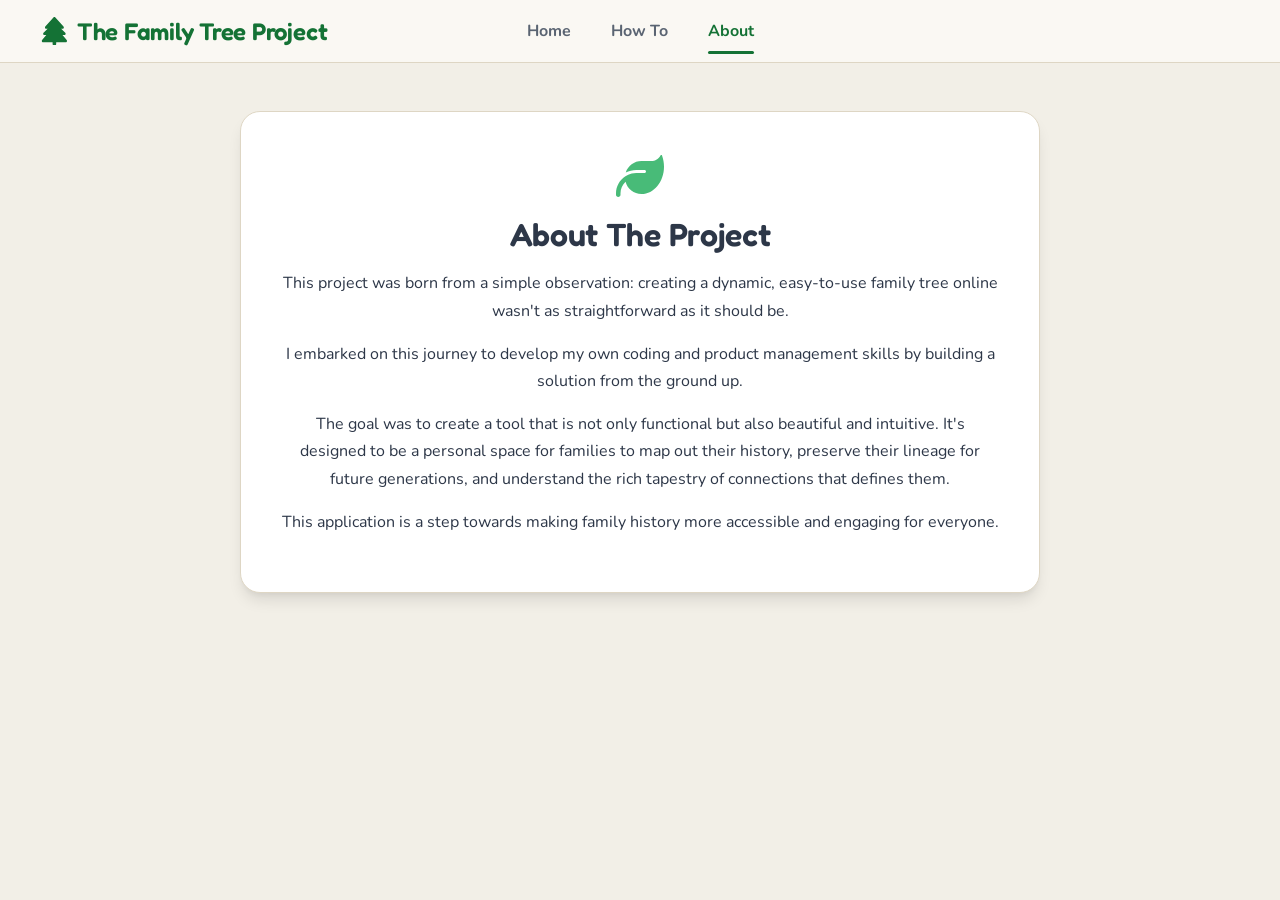
<file: about.html>
<!DOCTYPE html>
<html lang="en">
<head>
    <meta charset="UTF-8">
    <meta name="viewport" content="width=device-width, initial-scale=1.0">
    <title>About - The Family Tree Project</title>
    <link rel="stylesheet" href="css/style.css">
    <link rel="preconnect" href="https://fonts.googleapis.com">
    <link rel="preconnect" href="https://fonts.gstatic.com" crossorigin>
    <link href="https://fonts.googleapis.com/css2?family=Nunito:wght@400;600;700&family=Fredoka:wght@500;600&display=swap" rel="stylesheet">
</head>
<body class="static-page">
    <div class="leaves-container"></div>
    <header class="app-header">
        <div class="header-left">
             <a href="index.html" class="logo">
                <svg class="icon" aria-hidden="true"><use href="assets/icons.svg#tree"></use></svg>
                <span>The Family Tree Project</span>
            </a>
        </div>
        <nav class="main-nav">
            <a href="index.html">Home</a>
            <a href="how-to.html">How To</a>
            <a href="about.html" class="active">About</a>
        </nav>
        <div class="header-actions" style="visibility: hidden;"></div>
    </header>

    <main class="content-container about-container">
        <svg class="icon about-icon" aria-hidden="true"><use href="assets/icons.svg#leaf"></use></svg>
        <h1>About The Project</h1>
            <p>This project was born from a simple observation: creating a dynamic, easy-to-use family tree online wasn't as straightforward as it should be. </p>
            <p>I embarked on this journey to develop my own coding and product management skills by building a solution from the ground up. </p>
            <p>The goal was to create a tool that is not only functional but also beautiful and intuitive. It's designed to be a personal space for families to map out their history, preserve their lineage for future generations, and understand the rich tapestry of connections that defines them.</p>
            <p>This application is a step towards making family history more accessible and engaging for everyone.</p>
    </main>
</body>
</html>
</file>
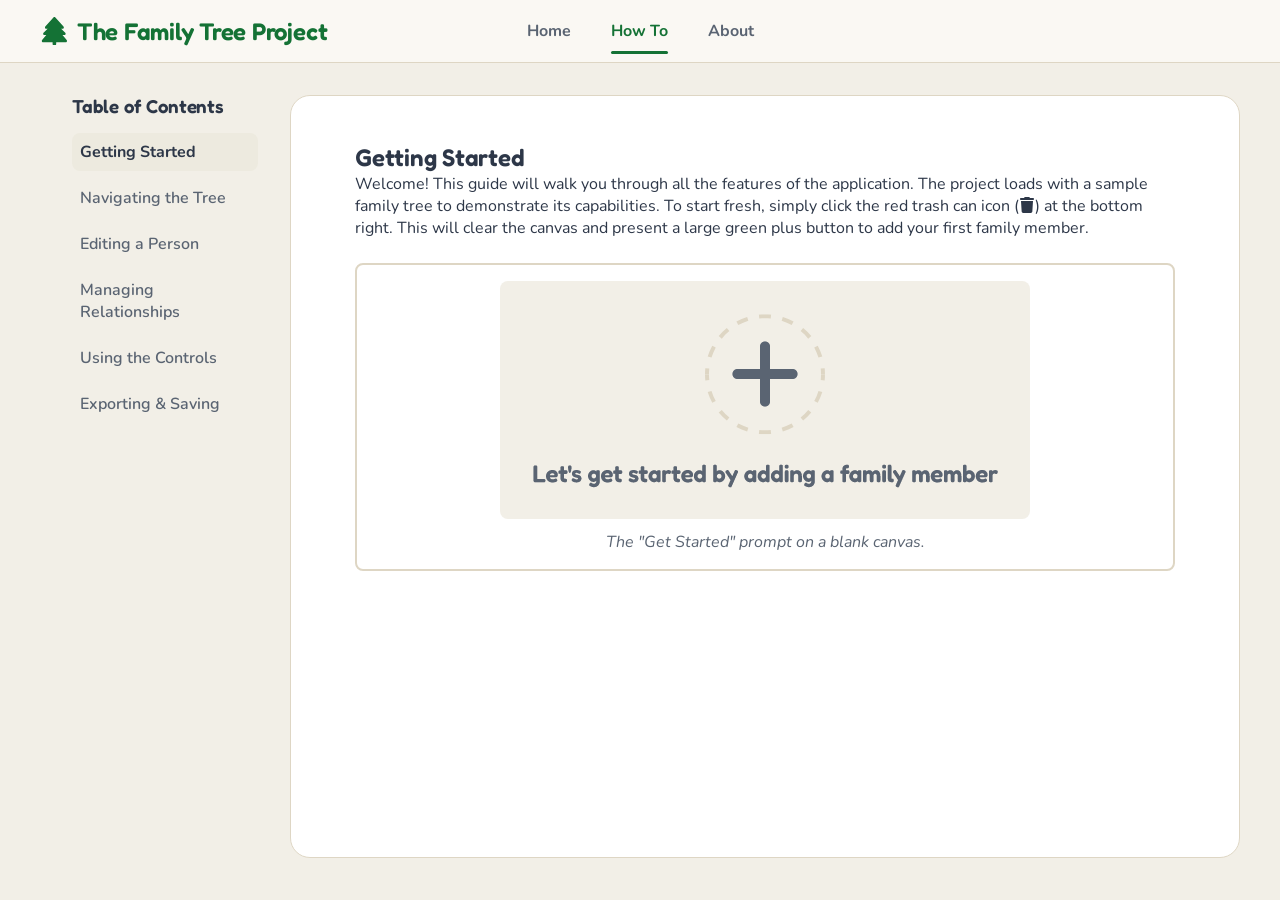
<file: how-to.html>
<!DOCTYPE html>
<html lang="en">
<head>
    <meta charset="UTF-8">
    <meta name="viewport" content="width=device-width, initial-scale=1.0">
    <title>How To - The Family Tree Project</title>
    <link rel="stylesheet" href="css/style.css">
    <link rel="preconnect" href="https://fonts.googleapis.com">
    <link rel="preconnect" href="https://fonts.gstatic.com" crossorigin>
    <link href="https://fonts.googleapis.com/css2?family=Nunito:wght@400;600;700&family=Fredoka:wght@500;600&display=swap" rel="stylesheet">
</head>
<body class="static-page">
    <div class="leaves-container"></div>
    <header class="app-header">
         <div class="header-left">
             <a href="index.html" class="logo">
                <svg class="icon" aria-hidden="true"><use href="assets/icons.svg#tree"></use></svg>
                <span>The Family Tree Project</span>
            </a>
        </div>
        <nav class="main-nav">
            <a href="index.html">Home</a>
            <a href="how-to.html" class="active">How To</a>
            <a href="about.html">About</a>
        </nav>
        <div class="header-actions" style="visibility: hidden;"></div>
    </header>

    <div class="doc-layout">
        <aside class="doc-sidebar">
            <h3>Table of Contents</h3>
            <nav id="toc-nav">
                <a href="#getting-started" class="active">Getting Started</a>
                <a href="#navigating">Navigating the Tree</a>
                <a href="#editing-members">Editing a Person</a>
                <a href="#managing-relationships">Managing Relationships</a>
                <a href="#using-controls">Using the Controls</a>
                <a href="#exporting">Exporting & Saving</a>
            </nav>
        </aside>
    
        <main class="doc-content">
            <section id="getting-started" class="doc-section">
                <h2>Getting Started</h2>
                <p>Welcome! This guide will walk you through all the features of the application. The project loads with a sample family tree to demonstrate its capabilities. To start fresh, simply click the red trash can icon (<svg class="icon" aria-hidden="true"><use href="assets/icons.svg#trash"></use></svg>) at the bottom right. This will clear the canvas and present a large green plus button to add your first family member.</p>
                <figure class="image-placeholder-wrapper">
                    <img class="image-placeholder" src="assets/HowTo/GettingStarted.png" alt="Getting Started">
                    <figcaption>The "Get Started" prompt on a blank canvas.</figcaption>
                </figure>
            </section>

            <section id="navigating" class="doc-section">
                <h2>Navigating the Tree</h2>
                <p>Your family tree is an interactive canvas. You can move around it easily:</p>
                <ul>
                    <li><strong>Pan:</strong> Click and drag on any empty space on the background to move the entire tree around.</li>
                    <li><strong>Zoom:</strong> Use the <strong>+/-</strong> buttons in the bottom-right corner to zoom in and out. You can also use your mouse wheel for more precise control.</li>
                    <li><strong>Reset View:</strong> Click the circular arrow button (<svg class="icon" aria-hidden="true"><use href="assets/icons.svg#arrows-rotate"></use></svg>) to reset the zoom, position, and any active filters to the default state.</li>
                    <li><strong>Fullscreen:</strong> Use the expand icon (<svg class="icon" aria-hidden="true"><use href="assets/icons.svg#expand"></use></svg>) to enter a distraction-free fullscreen mode.</li>
                </ul>
                <figure class="image-placeholder-wrapper">
                    <img class="image-placeholder" src="assets/HowTo/Navigating.png" alt="Navigating">
                    <figcaption>The main canvas view with the UI controls highlighted in the bottom right.</figcaption>
                </figure>
            </section>

            <section id="editing-members" class="doc-section">
                <h2>Editing a Person</h2>
                <p>Each person on the tree is represented by a card. To edit someone's details:</p>
                <ul>
                    <li><strong>Open the Editor:</strong> Simply <strong>double-click</strong> on any person's card.</li>
                    <li><strong>Update Information:</strong> In the pop-up window, you can change their name, their personal **Relationship Status** (e.g., Single, Married), assign their **Relationship Role** (e.g., Son, Mother), and set their **Generation Number**.</li>
                    <li><strong>Generation Number:</strong> This number (e.g., 0 for the oldest generation, 1 for their children, etc.) is crucial for positioning them correctly in the tree's hierarchy.</li>
                    <li><strong>Change Photo & Add Tags:</strong> You can also upload a photo and add descriptive tags to categorize people.</li>
                </ul>
                <figure class="image-placeholder-wrapper">
                    <img class="image-placeholder" src="assets/HowTo/Editing.png" alt="Editing">
                    <figcaption>The member edit modal showing all available fields.</figcaption>
                </figure>
            </section>
            
            <section id="managing-relationships" class="doc-section">
                <h2>Managing Relationships</h2>
                <p>Connections are managed in the Controls sidebar. This is where you define how two people are linked.</p>
                <ul>
                    <li><strong>Create a Link:</strong> In the "Relationship Manager," select two people from the dropdowns. Then, define the connection using the options for **Link**, **Type**, and **Status**. You can also add an optional **Note**.</li>
                    <li><strong>Important for Parent Links:</strong> For "Parent" links to work correctly, ensure the parent and child have different Generation Numbers set on their cards first. The application will prevent you from linking two people in the same generation as a parent and child.</li>
                    <li><strong>Edit/Delete:</strong> Existing relationships are listed below the form. Use the pencil (<svg class="icon" aria-hidden="true"><use href="assets/icons.svg#pencil"></use></svg>) to edit the link's details in a pop-up, or the trash (<svg class="icon" aria-hidden="true"><use href="assets/icons.svg#trash"></use></svg>) icon to remove the connection entirely.</li>
                </ul>
                <figure class="image-placeholder-wrapper">
                    <img class="image-placeholder" src="assets/HowTo/Relationships.png" alt="Relationships">
                    <figcaption>The Relationship Manager section in the Controls sidebar.</figcaption>
                </figure>
            </section>
            
            <section id="using-controls" class="doc-section">
                <h2>Using the Controls</h2>
                <p>The "Controls" button (<svg class="icon" aria-hidden="true"><use href="assets/icons.svg#bars"></use></svg>) in the header opens the sidebar with powerful tools:</p>
                <ul>
                    <li><strong>Focus Search:</strong> The search bar in the main menu lets you quickly find and center the view on a specific person.</li>
                    <li><strong>Filters:</strong> Use the dropdowns to filter your tree by a person's Role, their Status, the type of Links connecting them, or by a specific Tag.</li>
                    <li><strong>View Options:</strong> Use the toggle switches to independently show or hide deceased members, the connection lines, the roles on the cards, and the notes on the lines. A legend is provided to explain the color coding.</li>
                </ul>
                <figure class="image-placeholder-wrapper">
                    <img class="image-placeholder" src="assets/HowTo/Controls.png" alt="Controls">
                    <figcaption>The various filter and view options available in the sidebar.</figcaption>
                </figure>
            </section>

            <section id="exporting" class="doc-section">
                <h2>Exporting & Saving</h2>
                <p>You can save and share your work using the "Data Management" section in the Controls sidebar.</p>
                <ul>
                    <li><strong>Import JSON:</strong> Load a previously saved family tree from a JSON file to continue your work.</li>
                    <li><strong>Export Options:</strong> Save your tree in various formats. **JSON** is recommended for backing up and re-importing your data. PNG, PDF, and SVG create visual snapshots for printing or sharing. CSV exports the raw data to a spreadsheet.</li>
                </ul>
                <figure class="image-placeholder-wrapper">
                    <img class="image-placeholder" src="assets/HowTo/Export.png" alt="Export Options">
                    <figcaption>The "Export Options" dropdown menu in the Controls sidebar.</figcaption>
                </figure>
            </section>
        </main>
    </div>

    <script>
        document.addEventListener('DOMContentLoaded', () => {
            const navLinks = document.querySelectorAll('#toc-nav a');
            const sections = document.querySelectorAll('.doc-section');

            function showSection(targetId) {
                sections.forEach(section => section.classList.remove('is-active'));
                navLinks.forEach(link => link.classList.remove('active'));
                
                const targetSection = document.querySelector(targetId);
                if (targetSection) {
                    targetSection.classList.add('is-active');
                }
                
                const activeLink = document.querySelector(`#toc-nav a[href="${targetId}"]`);
                if(activeLink) {
                    activeLink.classList.add('active');
                }
            }

            navLinks.forEach(anchor => {
                anchor.addEventListener('click', function (e) {
                    e.preventDefault();
                    showSection(this.getAttribute('href'));
                });
            });

            // Show the first section by default on page load
            showSection('#getting-started');
        });
    </script>
</body>
</html>
</file>
<file: css/style.css>
/* CSS Custom Properties (Variables) for Theming.
   Every colour in the app is declared here. No colour literal belongs in a rule below. */
:root {
    /* Type: Nunito carries the body, Fredoka carries the headings */
    --font-family: 'Nunito', sans-serif;
    --font-display: 'Fredoka', 'Nunito', sans-serif;

    /* Accents. Each one carries meaning (a relationship type, a state) rather than decoration. */
    --green-light: #48bb78;
    --green-dark: #22c55e;
    /* Deep green: green as *text* on a light surface, and the pressed state of a green fill.
       --green-dark is too pale to read as text on cream (2.2:1); this is 5.0:1 or better. */
    --green-deep: #147235;
    --brown: #8b4513;
    --orange: #ed8936;
    --blue: #4299e1;
    --teal: #38b2ac;
    --danger: #d92d2d;
    --danger-hover: #b52626;

    /* Tag palette, read from JS by getTagColor() in js/main.js */
    --tag-default: var(--blue);
    --tag-military: var(--orange);
    --tag-artist: #9f7aea;
    --tag-entrepreneur: var(--teal);
    --tag-education: var(--green-light);
    --tag-healthcare: #f56565;
    --tag-craftsman: var(--brown);
    --tag-tech: #3182ce;

    /* Text */
    --text-dark: #2d3748;
    --text-light: #5a6472;

    /* Surfaces, lightest last. Depth comes from stacking these behind hairline
       borders, not from blur, glow or a gradient. */
    --bg-app: #f2efe7;
    --bg-main: #faf8f3;
    --bg-card: #ffffff;
    --bg-hover: #edeadf;
    --border-color: #ded6c4;
    --overlay-tint: rgba(0, 0, 0, 0.05);

    --shadow-md: 0 4px 6px -1px rgba(0, 0, 0, 0.1), 0 2px 4px -1px rgba(0, 0, 0, 0.06);
    --shadow-lg: 0 10px 15px -3px rgba(0, 0, 0, 0.1), 0 4px 6px -2px rgba(0, 0, 0, 0.05);
    --focus-ring: 0 0 0 3px rgba(20, 114, 53, 0.25);
    --border-radius-card: 20px;
    --border-radius-ui: 8px;
}

/* Base & Reset Styles */
*, *::before, *::after { box-sizing: border-box; margin: 0; padding: 0; }
html, body { height: 100%; overflow: hidden; font-family: var(--font-family); color: var(--text-dark); }
/* The ground colour lives on <html> alone. Body must stay transparent: it is painted after
   negative-z-index children, so a background here would hide the .leaves-container layer. */
html { background-color: var(--bg-app); }
body { display: flex; flex-direction: column; }

/* Typography: headings take the display face, body text stays Nunito.
   Hierarchy comes from face, weight and tracking rather than from colour. */
h1, h2, h3, h4, .logo, .modal-title, .member-name { font-family: var(--font-display); letter-spacing: -0.01em; }
h1, h2, h3, h4 { font-weight: 600; line-height: 1.2; }

/* Floating Leaves Animation */
.leaves-container { position: fixed; top: 0; left: 0; width: 100%; height: 100%; pointer-events: none; z-index: -1; overflow: hidden; }
.leaf { position: absolute; width: 30px; height: 30px; background-image: url('../assets/leaf.svg'); background-size: contain; animation: fall linear infinite; }
@keyframes fall {
    0% { transform: translateY(-10vh) rotateZ(0deg); opacity: 1; }
    100% { transform: translateY(110vh) rotateZ(720deg); opacity: 0; }
}

/* Main Application Layout */
.app-container { display: flex; flex-direction: column; height: 100%; width: 100%; }

/* Header & Navigation */
/* Opaque chrome surface one step lighter than the app ground, separated by a hairline.
   No blur and no drop shadow: the tonal step plus the border is the whole depth cue. */
.app-header { flex-shrink: 0; position: sticky; top: 0; z-index: 1000; display: flex; justify-content: space-between; align-items: center; gap: 1rem; padding: 0.75rem 1.5rem; background-color: var(--bg-main); border-bottom: 1px solid var(--border-color); }
.header-left { display: flex; align-items: center; gap: 0.5rem; flex: 1; }
.logo { display: flex; align-items: center; gap: 0.5rem; font-size: 1.5rem; font-weight: 600; color: var(--green-deep); text-decoration: none; margin-left: 1rem; flex-shrink: 0; }
/* Inline SVG icon subset (assets/icons.svg), swapped in for Font Awesome's icon font.
   width/height: 1em mimics icon-font sizing so it scales with the surrounding font-size. */
.icon { width: 1em; height: 1em; fill: currentColor; vertical-align: -0.125em; flex-shrink: 0; }
.logo .icon { font-size: 1.8rem; }
.logo-text { white-space: nowrap; margin: 0; font: inherit; color: inherit; }
.main-nav { display: flex; justify-content: center; gap: 0.5rem; position: relative; flex: 2; }
.main-nav a { padding: 0.5rem 1rem; text-decoration: none; color: var(--text-light); font-weight: 700; border-radius: var(--border-radius-ui); transition: all 0.3s ease; position: relative; }
.main-nav a:hover { color: var(--text-dark); background-color: var(--bg-hover); }
.main-nav a.active { color: var(--green-deep); }
.main-nav a.active::after { content: ''; position: absolute; bottom: -4px; left: 1rem; right: 1rem; height: 3px; background-color: var(--green-deep); border-radius: 2px; animation: slide-in 0.3s ease-out; }
@keyframes slide-in { from { width: 0; left: 50%; } to { width: calc(100% - 2rem); left: 1rem; } }
.header-actions { display: flex; align-items: center; gap: 1rem; justify-content: flex-end; flex: 1; }
.search-container { position: relative; display: flex; align-items: center; }
.search-container .icon { position: absolute; left: 10px; color: var(--text-light); pointer-events: none; }
.search-container input { background-color: var(--bg-card); border: 1px solid var(--border-color); border-radius: var(--border-radius-ui); outline: none; padding: 0.5rem 0.5rem 0.5rem 2.2rem; font-family: var(--font-family); font-size: 1rem; width: 250px; transition: all 0.3s; }
.search-container input:focus { border-color: var(--green-deep); background-color: var(--bg-card); box-shadow: var(--focus-ring); }

/* Controls Sidebar */
.controls-sidebar { position: fixed; top: 0; left: 0; height: 100%; width: 320px; background: var(--bg-main); border-right: 1px solid var(--border-color); box-shadow: var(--shadow-lg); z-index: 2000; transform: translateX(-100%); transition: transform 0.4s cubic-bezier(0.25, 0.8, 0.25, 1); display: flex; flex-direction: column; }
.controls-sidebar.is-open { transform: translateX(0); }
.sidebar-header { display: flex; justify-content: space-between; align-items: center; padding: 1rem 1.5rem; border-bottom: 1px solid var(--border-color); flex-shrink: 0; }
.sidebar-header h3 { font-size: 1.25rem; }
.sidebar-content { padding: 1.5rem; overflow-y: auto; display: flex; flex-direction: column; gap: 2rem; }
.control-section { display: flex; flex-direction: column; gap: 1rem; }
.control-title { font-size: 0.9rem; font-weight: 700; color: var(--text-light); text-transform: uppercase; letter-spacing: 0.05em; border-bottom: 2px solid var(--border-color); padding-bottom: 0.5rem; }
.filter-group { display: flex; flex-direction: column; gap: 0.5rem; }
.filter-group label { font-weight: 600; font-size: 0.9rem; }
.filter-group select, .filter-group input, .filter-group textarea { width: 100%; padding: 0.75rem; border-radius: var(--border-radius-ui); border: 1px solid var(--border-color); background-color: var(--bg-card); font-family: var(--font-family); font-size: 1rem;}
.filter-group textarea { resize: vertical; }
.sidebar-content .btn, .sidebar-content .dropdown-btn { width: 100%; justify-content: center; padding: 0.75rem; }
.dropdown { position: relative; width: 100%; }
.dropdown-btn { display: flex; justify-content: space-between; align-items: center; }
.dropdown-content { display: block; position: absolute; background-color: var(--bg-card); border: 1px solid var(--border-color); width: 100%; box-shadow: var(--shadow-lg); z-index: 10; border-radius: var(--border-radius-ui); overflow: hidden; padding: 0.5rem 0; margin-top: 0.25rem; opacity: 0; transform: translateY(10px); pointer-events: none; transition: opacity 0.2s ease-out, transform 0.2s ease-out; }
.dropdown.is-active .dropdown-content { opacity: 1; transform: translateY(0); pointer-events: auto; }
.dropdown-content a { color: var(--text-dark); padding: 0.75rem 1rem; text-decoration: none; display: flex; align-items: center; gap: 0.75rem; font-size: 0.9rem; font-weight: 600;}
.dropdown-content a:hover { background-color: var(--bg-hover); }

/* Toggle Switch UI */
.toggle-group { display: flex; align-items: center; justify-content: space-between; gap: 0.75rem; }
.toggle-group label { font-weight: 600; font-size: 0.9rem; }
.toggle-switch { position: relative; display: inline-block; width: 50px; height: 28px; flex-shrink: 0; }
.toggle-switch input { opacity: 0; width: 0; height: 0; }
.slider { position: absolute; cursor: pointer; top: 0; left: 0; right: 0; bottom: 0; background-color: #ccc; border-radius: 28px; transition: .4s; }
.slider:before { position: absolute; content: ""; height: 20px; width: 20px; left: 4px; bottom: 4px; background-color: white; border-radius: 50%; transition: .4s; }
input:checked + .slider { background-color: var(--green-dark); }
input:checked + .slider:before { transform: translateX(22px); }

/* Main Canvas & Tree */
.main-canvas { flex-grow: 1; position: relative; overflow: auto; cursor: grab; touch-action: none; }
.main-canvas:active { cursor: grabbing; }
.tree-container { position: relative; padding: 5rem; min-width: 100%; min-height: 100%; transform-origin: 0 0; transition: transform 0.3s ease; }
.tree-layout { display: flex; flex-direction: column; align-items: center; gap: 120px; }
.generation { display: flex; justify-content: center; align-items: center; gap: 60px; position: relative; }

/* Empty State Message */
#empty-state-message { display: none; position: absolute; top: 50%; left: 50%; transform: translate(-50%, -50%); text-align: center; color: var(--text-light); cursor: pointer; transition: color 0.3s ease; padding: 2rem; }
#empty-state-message:hover { color: var(--green-deep); }
#empty-state-message .icon-circle { font-size: 5rem; border: 4px dashed var(--border-color); border-radius: 50%; width: 120px; height: 120px; display: flex; align-items: center; justify-content: center; margin: 0 auto 1.5rem; transition: all 0.3s ease; }
#empty-state-message:hover .icon-circle { border-color: var(--green-deep); transform: scale(1.05); }

/* Member Card */
.member-card { position: relative; width: min(280px, calc(100vw - 2rem)); background: var(--bg-card); border-radius: var(--border-radius-card); box-shadow: var(--shadow-md); padding: 1.5rem; text-align: center; cursor: pointer; transition: all 0.3s cubic-bezier(0.25, 0.8, 0.25, 1); border: 2px solid transparent; }
.member-card:hover { transform: translateY(-8px); box-shadow: var(--shadow-lg); border-color: var(--green-light); }
.member-avatar { width: 90px; height: 90px; border-radius: 50%; margin: -65px auto 1rem; border: 5px solid var(--bg-card); background: linear-gradient(135deg, var(--green-light), var(--blue)); display: flex; align-items: center; justify-content: center; font-size: 2.5rem; font-weight: 700; color: white; overflow: hidden; box-shadow: var(--shadow-md); }
.member-avatar img { width: 100%; height: 100%; object-fit: cover; }
.member-name { font-size: 1.25rem; font-weight: 700; margin-bottom: 0.25rem; }
.member-relationship { font-size: 0.9rem; color: var(--green-deep); font-weight: 600; margin-bottom: 0.75rem; }
.member-details { font-size: 0.85rem; color: var(--text-light); margin-bottom: 1rem; line-height: 1.4; }
.member-tags { display: flex; flex-wrap: wrap; justify-content: center; gap: 0.5rem; margin-top: 1rem; }
/* background-color is set inline by getTagColor(); this is the fallback for an unknown tag. */
.tag { padding: 0.2rem 0.6rem; font-size: 0.75rem; font-weight: 600; border-radius: 99px; color: white; background-color: var(--tag-default); }
.edit-button { position: absolute; top: 10px; right: 10px; width: 30px; height: 30px; border-radius: 50%; background-color: var(--bg-hover); border: none; color: var(--text-light); cursor: pointer; display: flex; align-items: center; justify-content: center; opacity: 0; transition: opacity 0.2s; }
.member-card:hover .edit-button { opacity: 1; }

/* Connections & Relationship Notes */
#tree-connections { position: absolute; top: 0; left: 0; width: 100%; height: 100%; pointer-events: none; overflow: visible; }
#tree-connections path { fill: none; stroke-linecap: round; }
#tree-connections path.Spouse { stroke: var(--orange); stroke-width: 2.5px; stroke-dasharray: 1, 5; }
#tree-connections path.Partner { stroke: var(--teal); stroke-width: 2.5px; stroke-dasharray: 8, 3, 1, 3; }
#tree-connections path.Parent { stroke: var(--green-dark); stroke-width: 3px; }
#tree-connections path.Sibling { stroke: var(--blue); stroke-width: 2px; stroke-dasharray: 6, 4; }
#connection-annotations { position: absolute; top: 0; left: 0; width: 100%; height: 100%; z-index: 5; pointer-events: none; }
.connection-note { position: absolute; transform: translate(-50%, -50%); background: var(--brown); color: white; padding: 0.3rem 0.8rem; font-size: 0.8rem; font-weight: 600; border-radius: var(--border-radius-ui); box-shadow: var(--shadow-md); white-space: nowrap; cursor: pointer; pointer-events: all; transition: transform 0.2s, box-shadow 0.2s; }
.connection-note:hover { transform: translate(-50%, -50%) scale(1.1); box-shadow: var(--shadow-lg); }

/* View Option Toggles */
body.hide-connections #tree-connections { display: none; }
body.hide-roles .member-relationship { display: none; }
body.hide-notes .connection-note { display: none; }

/* Buttons & UI Controls */
.btn { display: inline-flex; align-items: center; gap: 0.5rem; padding: 0.5rem 1rem; border: 1px solid var(--border-color); background-color: var(--bg-card); border-radius: var(--border-radius-ui); font-family: var(--font-family); font-weight: 600; cursor: pointer; transition: all 0.2s ease; }
.btn:hover { background-color: var(--bg-hover); border-color: var(--border-color); }
.btn-primary { background-color: var(--green-dark); color: white; border-color: var(--green-dark); }
.btn-primary:hover { background-color: var(--green-deep); border-color: var(--green-deep); }
.btn.btn-small { padding: 0; width: 44px; height: 44px; font-size: 0.9rem; justify-content: center; }

.chip-group { display: flex; flex-wrap: wrap; gap: 0.5rem; }
.chip { display: inline-flex; align-items: center; gap: 0.4rem; min-height: 44px; padding: 0.4rem 0.75rem; border: 1px solid var(--border-color); border-radius: var(--border-radius-ui); background: var(--bg-card); cursor: pointer; font-size: 0.85rem; user-select: none; }
.chip input[type="checkbox"] { width: 16px; height: 16px; accent-color: var(--green-deep); }
.chip:has(input:checked) { border-color: var(--green-deep); }

.ui-icon-btn { background: var(--bg-card); border: none; width: 40px; height: 40px; border-radius: 50%; box-shadow: var(--shadow-md); color: var(--text-light); font-size: 1rem; display: flex; align-items: center; justify-content: center; cursor: pointer; transition: all 0.2s; flex-shrink: 0; }
.ui-icon-btn:hover { background-color: var(--bg-hover); color: var(--text-dark); }
.ui-icon-btn.btn-danger { background-color: var(--danger); color: white; }
.ui-icon-btn.btn-danger:hover { background-color: var(--danger-hover); }
.close-btn { box-shadow: none; background: transparent; font-size: 2rem; }
/* A neutral tint rather than a surface token: .close-btn sits on both light chrome and the dark coach mark. */
.close-btn:hover { background-color: var(--overlay-tint); }

.ui-controls { position: absolute; bottom: 20px; right: 20px; display: flex; flex-direction: column; gap: 0.75rem; z-index: 50; align-items: flex-end; }
.zoom-controls { display: flex; background-color: var(--bg-card); border-radius: var(--border-radius-ui); box-shadow: var(--shadow-md); overflow: hidden; }
.zoom-controls button, .zoom-controls span { width: 40px; height: 40px; border: none; background-color: transparent; font-size: 1rem; font-weight: 600; display: flex; align-items: center; justify-content: center; }
.zoom-controls button { cursor: pointer; }
.zoom-controls button:hover { background-color: var(--bg-hover); }
.view-controls { display: flex; gap: 0.5rem; }

/* Modal Styles */
.modal-overlay { position: fixed; top: 0; left: 0; width: 100%; height: 100%; background-color: rgba(0, 0, 0, 0.5); z-index: 5000; display: none; align-items: center; justify-content: center; }
.modal-overlay.visible { display: flex; }
.modal-content { background-color: var(--bg-main); width: 90%; max-width: 800px; max-height: 90vh; border-radius: var(--border-radius-card); box-shadow: var(--shadow-lg); display: flex; flex-direction: column; overflow: hidden; }
.modal-content.small { max-width: 500px; }
.modal-header { padding: 1rem 1.5rem; border-bottom: 1px solid var(--border-color); display: flex; justify-content: space-between; align-items: center; background-color: var(--bg-card); flex-shrink: 0; }
.modal-title { font-size: 1.25rem; font-weight: 700; }
.modal-close-btn { background: none; border: none; font-size: 1.5rem; cursor: pointer; color: var(--text-light); }
.modal-body { padding: 1.5rem; overflow-y: auto; }
#edit-modal .modal-body { display: grid; grid-template-columns: 200px 1fr; gap: 1.5rem; }
.modal-sidebar { display: flex; flex-direction: column; align-items: center; gap: 1rem; }
.modal-avatar-preview { width: 150px; height: 150px; border-radius: 50%; background-color: var(--bg-hover); display: flex; align-items: center; justify-content: center; overflow: hidden; font-size: 4rem; color: var(--text-light); position: relative; }
.modal-avatar-preview img { width: 100%; height: 100%; object-fit: cover; }
.upload-overlay { position: absolute; width: 100%; height: 100%; background: rgba(0,0,0,0.5); color: white; display: flex; flex-direction: column; align-items: center; justify-content: center; opacity: 0; transition: opacity 0.2s; cursor: pointer; }
.modal-avatar-preview:hover .upload-overlay { opacity: 1; }
#avatarUpload { display: none; }
.modal-main-form { display: grid; grid-template-columns: 1fr 1fr; gap: 1rem; }
.form-group { display: flex; flex-direction: column; }
.form-group.full-width { grid-column: 1 / -1; }
.form-group label { font-weight: 600; font-size: 0.9rem; margin-bottom: 0.5rem; color: var(--text-dark); }
.form-group input, .form-group textarea, .form-group select { width: 100%; padding: 0.75rem; border: 1px solid var(--border-color); border-radius: var(--border-radius-ui); font-family: var(--font-family); font-size: 1rem; background-color: var(--bg-card); }
.form-group textarea { resize: vertical; min-height: 80px; }
.tags-input-container { display: flex; flex-wrap: wrap; gap: 0.5rem; padding: 0.5rem; border: 1px solid var(--border-color); border-radius: var(--border-radius-ui); background-color: var(--bg-card); }
.tag-item { display: flex; align-items: center; gap: 0.25rem; background: var(--blue); color: white; padding: 0.2rem 0.6rem; border-radius: 99px; font-size: 0.9rem; }
.tag-remove-btn { background: none; border: none; color: white; cursor: pointer; font-size: 0.9rem; }
#newTagInput { border: none; outline: none; flex-grow: 1; padding: 0.25rem; }
.modal-footer { padding: 1rem 1.5rem; border-top: 1px solid var(--border-color); display: flex; justify-content: flex-end; gap: 0.5rem; background-color: var(--bg-card); flex-shrink: 0; }
.btn-danger { background-color: var(--danger); color: white; border-color: var(--danger); }
.btn-danger:hover { background-color: var(--danger-hover); border-color: var(--danger-hover); }
#delete-relationship-btn { margin-right: auto; }
.modal-divider { border: none; border-top: 1px solid var(--border-color); margin: 1rem 0; }

/* FIX 1: Added scrollbar for the relationship modal */
#relationship-modal .modal-body {
    max-height: 60vh;
    overflow-y: auto;
}

/* Dynamic Search Results Dropdown */
.search-results-container { display: none; position: absolute; top: calc(100% + 5px); left: 0; width: 100%; min-width: 250px; background-color: var(--bg-card); border: 1px solid var(--border-color); border-radius: 0 0 var(--border-radius-ui) var(--border-radius-ui); box-shadow: var(--shadow-lg); max-height: 300px; overflow-y: auto; z-index: 1100; }
.search-results-container.is-visible { display: block; }
.search-result-item { padding: 0.75rem 1rem; cursor: pointer; transition: background-color 0.2s; }
.search-result-item:hover, .search-result-item[aria-selected="true"] { background-color: var(--bg-hover); }
.search-result-item small { color: var(--text-light); margin-left: 0.5rem; }

/* Toast Notifications */
.toast { position: fixed; top: 80px; right: 20px; background-color: var(--green-dark); color: white; padding: 1rem 1.5rem; border-radius: var(--border-radius-ui); box-shadow: var(--shadow-lg); z-index: 4001; transform: translateX(120%); transition: transform 0.5s cubic-bezier(0.68, -0.55, 0.27, 1.55); }
.toast.show { transform: translateX(0); }

.backup-reminder { position: fixed; bottom: 20px; left: 50%; transform: translate(-50%, 150%); display: flex; align-items: center; gap: 1rem; background-color: var(--green-dark); color: white; padding: 0.85rem 1rem 0.85rem 1.25rem; border-radius: var(--border-radius-ui); box-shadow: var(--shadow-lg); z-index: 4001; max-width: calc(100vw - 40px); transition: transform 0.3s ease; }
.backup-reminder.is-visible { transform: translate(-50%, 0); }
.backup-reminder p { margin: 0; font-size: 0.9rem; }
.backup-reminder-actions { display: flex; align-items: center; gap: 0.5rem; flex-shrink: 0; }
.backup-reminder-export { background-color: var(--bg-card); color: var(--green-deep); border: none; padding: 0.4rem 0.9rem; border-radius: var(--border-radius-ui); font-weight: 700; cursor: pointer; white-space: nowrap; }
.backup-reminder-export:hover { background-color: var(--bg-hover); }
.backup-reminder-dismiss { background: none; border: none; color: white; font-size: 1.5rem; line-height: 1; cursor: pointer; padding: 0 0.25rem; }

/* Static Pages */
.static-page { overflow-y: auto; }
.static-page .header-actions { visibility: hidden; }
.content-container { max-width: 800px; margin: 3rem auto; padding: 2.5rem; background-color: var(--bg-card); border: 1px solid var(--border-color); border-radius: var(--border-radius-card); box-shadow: var(--shadow-lg); color: var(--text-dark); }
.content-container h1 { margin-bottom: 1rem; }
.content-container h2 { margin-top: 2rem; margin-bottom: 0.75rem; padding-bottom: 0.5rem; border-bottom: 2px solid var(--border-color); }
.content-container p, .content-container ul { margin-bottom: 1rem; line-height: 1.7; }
.content-container ul { list-style-position: inside; padding-left: 1rem; }
.about-container { text-align: center; }
.about-icon { font-size: 3rem; color: var(--green-light); margin-bottom: 1rem; }

/* How-To Page Doc Portal */
.doc-layout { display: flex; max-width: 1200px; margin: 0 auto; }
.doc-sidebar { width: 250px; flex-shrink: 0; padding: 2rem; position: sticky; top: 73px; height: calc(100vh - 73px); }
.doc-sidebar h3 { margin-bottom: 1rem; }
.doc-sidebar nav { display: flex; flex-direction: column; gap: 0.5rem; }
.doc-sidebar nav a { text-decoration: none; color: var(--text-light); font-weight: 600; padding: 0.5rem; border-radius: var(--border-radius-ui); transition: all 0.2s; }
.doc-sidebar nav a:hover { background-color: var(--bg-hover); color: var(--text-dark); }
.doc-sidebar nav a.active { background-color: var(--bg-hover); color: var(--text-dark); font-weight: 700; }
.doc-content { padding: 3rem 4rem; flex-grow: 1; background-color: var(--bg-card); border: 1px solid var(--border-color); border-radius: var(--border-radius-card); margin: 2rem 0; }
.doc-section { display: none; opacity: 0; animation: fade-in 0.5s ease-in-out forwards; }
.doc-section.is-active { display: block; }
@keyframes fade-in { from { opacity: 0; transform: translateY(10px); } to { opacity: 1; transform: translateY(0); } }
.image-placeholder-wrapper { display: flex; flex-direction: column; align-items: center; width: auto; margin-top: 1.5rem; border: 2px solid var(--border-color); border-radius: var(--border-radius-ui); padding: 1rem; background-color: var(--bg-card); }
.image-placeholder { max-width: 100%; height: auto; background-color: var(--bg-hover); display: flex; align-items: center; justify-content: center; color: var(--text-light); font-weight: 600; border-radius: var(--border-radius-ui); }
.image-placeholder-wrapper figcaption { text-align: center; margin-top: 0.75rem; font-style: italic; color: var(--text-light); }

/* Relationship Manager in Sidebar */
#relationship-manager form { display: flex; flex-direction: column; gap: 1rem; }
.manager-list { margin-top: 1rem; max-height: 250px; overflow-y: auto; border-top: 1px solid var(--border-color); padding-top: 1rem; }
.manager-list-item { font-size: 0.9rem; display: flex; justify-content: space-between; align-items: center; padding: 0.5rem; border-radius: var(--border-radius-ui); }
.manager-list-item:hover { background-color: var(--bg-hover); }
.manager-list-item .actions button { background: none; border: none; cursor: pointer; color: var(--text-light); padding: 0.25rem; }
.manager-list-item .actions button:hover { color: var(--text-dark); }
.manager-list-item .item-details { display: block; font-style: italic; color: var(--text-light); font-size: 0.8rem; margin-top: 0.25rem; }
.filter-label-group { display: flex; justify-content: space-between; align-items: baseline; }
.multi-select-controls { display: flex; gap: 0.5rem; }

/* FIX 2: Added styling for the generation filter buttons */
.multi-select-controls button {
    background: none;
    border: none;
    font-size: 0.8rem;
    font-weight: 600;
    color: var(--green-deep);
    cursor: pointer;
    padding: 0.25rem 0.5rem;
    border-radius: var(--border-radius-ui);
    transition: background-color 0.2s;
}
.multi-select-controls button:hover {
    background-color: var(--bg-hover);
}

/* Legend in Sidebar */
.legend { margin-top: 1rem; padding-top: 1rem; border-top: 1px solid var(--border-color); display: grid; grid-template-columns: 1fr 1fr; gap: 0.75rem; font-size: 0.9rem; }
.legend-item { display: flex; align-items: center; gap: 0.5rem; }
.color-swatch { width: 16px; height: 16px; border-radius: 50%; border: 1px solid var(--overlay-tint); flex-shrink: 0; }
.line-swatch { width: 22px; height: 3px; flex-shrink: 0; }
.line-swatch.parent { background: var(--green-dark); }
.line-swatch.sibling { background: repeating-linear-gradient(to right, var(--blue) 0 6px, transparent 6px 10px); }
.line-swatch.spouse { background: repeating-linear-gradient(to right, var(--orange) 0 1px, transparent 1px 6px); }
.line-swatch.partner { background: repeating-linear-gradient(to right, var(--teal) 0 8px, transparent 8px 11px, var(--teal) 11px 12px, transparent 12px 15px); }

/* Animated Coach Mark */
.coach-mark { position: fixed; z-index: 4000; background: var(--text-dark); color: white; padding: 1rem; border-radius: var(--border-radius-ui); box-shadow: var(--shadow-lg); width: 250px; max-width: calc(100vw - 40px); opacity: 0; transform: scale(0.9); pointer-events: none; transition: opacity 0.3s ease, transform 0.3s ease; }
.coach-mark.is-visible { opacity: 1; transform: scale(1); pointer-events: all; animation: bounce-hover 2s infinite ease-in-out; }
.coach-mark-text strong { margin-bottom: 0.5rem; display: block; font-size: 1rem; }
.coach-mark-text p { font-size: 0.9rem; line-height: 1.5; opacity: 0.9; }
.coach-mark .close-btn { position: absolute; top: 0px; right: 5px; color: white; }
.coach-mark-pointer { position: absolute; width: 0; height: 0; border-style: solid; }
@keyframes bounce-hover { 0%, 100% { transform: scale(1) translateY(0); } 50% { transform: scale(1.02) translateY(-5px); } }

/* Print & Export Styles */
.tree-container.is-exporting .member-card { box-shadow: 0 0 0 2px #ccc !important; border: 2px solid transparent; }
@media print {
    html, body { overflow: visible; background: white; }
    .app-header, .ui-controls, .modal-overlay, .edit-button, .controls-sidebar, #connection-annotations { display: none !important; }
    .main-canvas { overflow: visible; height: auto; }
    .tree-container { transform: none !important; padding: 1cm; }
    .member-card { box-shadow: 0 0 0 2px #ccc !important; border: 2px solid transparent; page-break-inside: avoid; }
    #tree-connections path { stroke: #333; }
}

/* Responsive Styles */
.mobile-only { display: none !important; }
.mobile-nav { position: fixed; top: 0; right: 0; width: 280px; height: 100%; background: var(--bg-main); z-index: 3000; box-shadow: var(--shadow-lg); transform: translateX(100%); transition: transform 0.3s ease-in-out; padding: 2rem; display: flex; flex-direction: column; gap: 1rem; }
.mobile-nav.is-open { transform: translateX(0); }
.mobile-nav a { font-size: 1.25rem; font-weight: 700; color: var(--text-dark); text-decoration: none; padding: 0.75rem; border-radius: var(--border-radius-ui); }
.mobile-nav a:hover { background-color: var(--bg-hover); }
.mobile-nav .close-btn { position: absolute; top: 10px; right: 15px; font-size: 2.5rem; }

@media (max-width: 1024px) {
    .header-left .logo-text { position: absolute; width: 1px; height: 1px; overflow: hidden; clip: rect(0 0 0 0); white-space: nowrap; }
    .main-nav { flex: 3; }
    .header-actions { flex: 2; }
}

@media (max-width: 768px) {
    .main-nav, .header-actions .search-container { display: none; }
    .mobile-only { display: flex !important; }
    .logo { margin-left: 0; }
    .controls-sidebar { width: 90vw; max-width: 350px; }
    .tree-container { padding: 4rem 1rem; }
    .generation { gap: 30px; flex-direction: column; }
    .tree-layout { gap: 80px; }
    #edit-modal .modal-body { grid-template-columns: 1fr; }
    .modal-main-form { grid-template-columns: 1fr; }
    .form-group.full-width { grid-column: auto; }
    .ui-controls { flex-direction: column-reverse; gap: 1rem; }
    .doc-layout { flex-direction: column; }
    .doc-sidebar { position: static; width: 100%; height: auto; border-right: none; border-bottom: 1px solid var(--border-color); }
    .doc-content { margin: 0; padding: 2rem 1.5rem; border-radius: 0; }
    .toast { top: 20px; left: 20px; right: 20px; width: auto; text-align: center; transform: translateY(-120%); }
    .toast.show { transform: translateY(0); }
}
</file>
